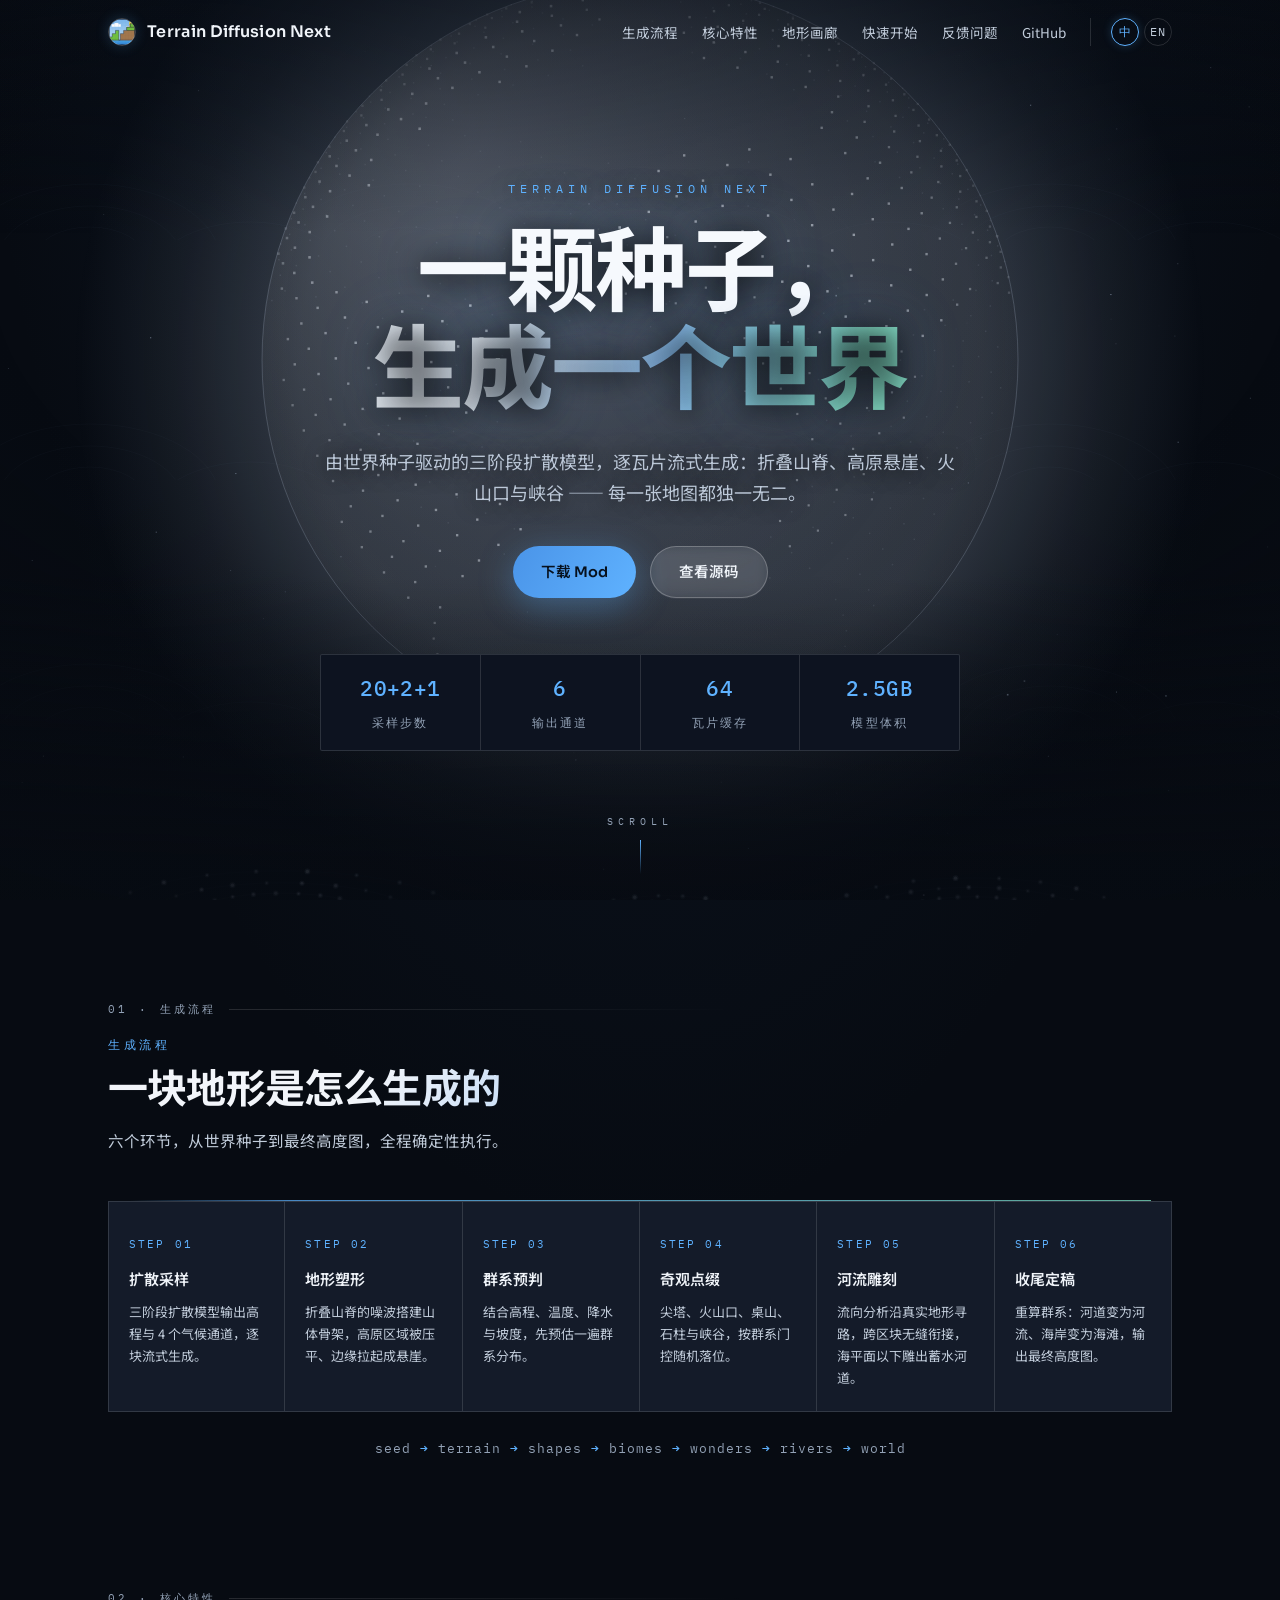
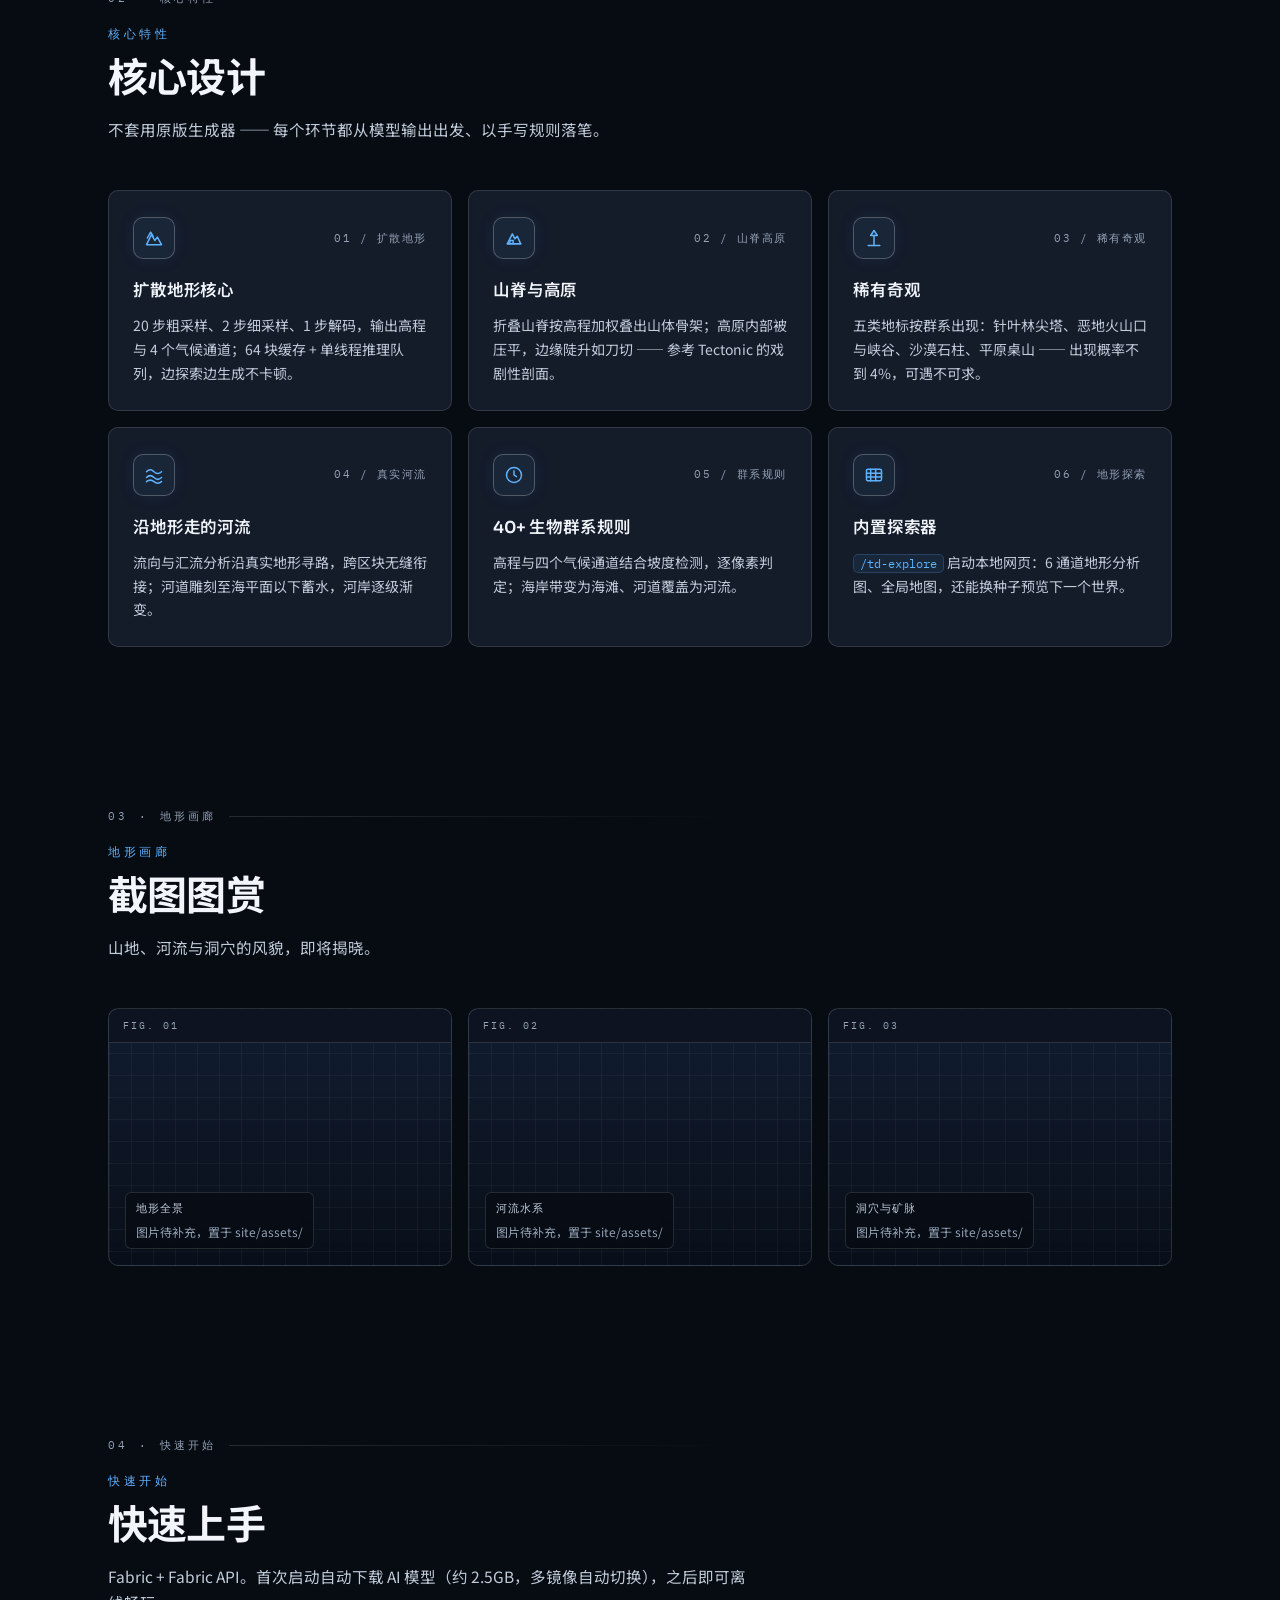
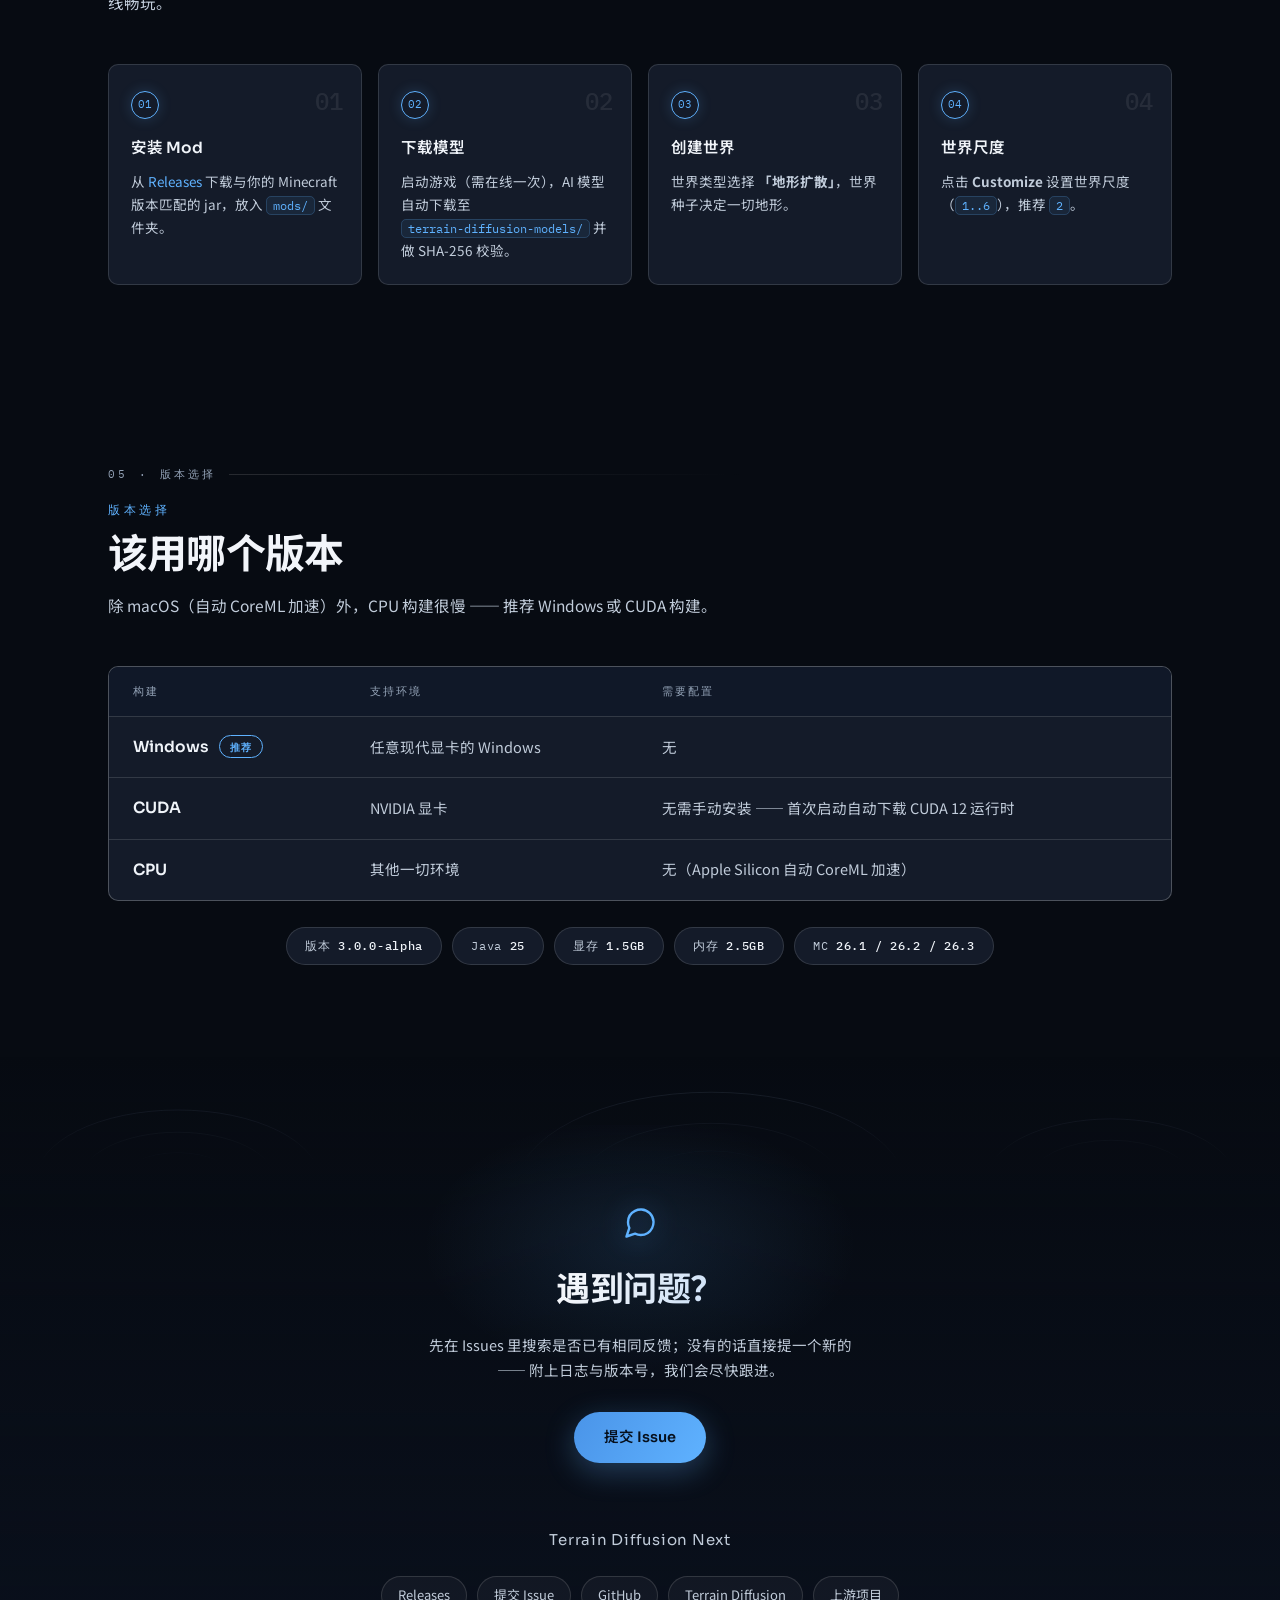
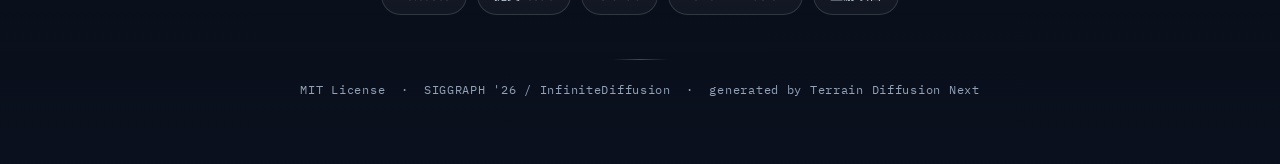
<file: index.html>
<!DOCTYPE html>
<html lang="zh-CN">
<head>
<meta charset="UTF-8">
<meta name="viewport" content="width=device-width, initial-scale=1.0">
<title>Terrain Diffusion Next — 扩散模型地形生成 Mod</title>
<meta name="description" content="Terrain Diffusion Next：为 Minecraft 26.x 带来的扩散模型地形生成器 —— 一颗种子，生成一个世界。AI 生成的山脉、河流、海岸与矿脉。">
<link rel="preconnect" href="https://fonts.googleapis.com">
<link rel="preconnect" href="https://fonts.gstatic.com" crossorigin>
<link href="https://fonts.googleapis.com/css2?family=Sora:wght@500;600;700&family=IBM+Plex+Mono:wght@400;500&family=Noto+Sans+SC:wght@400;500;700;900&display=swap" rel="stylesheet">
<link rel="stylesheet" href="style.css">
<link rel="icon" type="image/svg+xml" href="assets/logo.svg">
</head>
<body>

<header class="topbar">
  <div class="container topbar-inner">
    <a class="brand" href="index.html">
      <img class="brand-mark" src="assets/logo.svg" alt="">
      Terrain Diffusion Next
    </a>
    <nav class="topbar-links">
      <a class="nav-link" href="#pipeline">生成流程</a>
      <a class="nav-link" href="#features">核心特性</a>
      <a class="nav-link" href="#screenshots">地形画廊</a>
      <a class="nav-link" href="#quickstart">快速开始</a>
      <a class="nav-link" href="#issues">反馈问题</a>
      <a class="nav-link" href="https://github.com/f1owkang/Terrain-Diffusion-Next">GitHub</a>
      <div class="lang-switch">
        <a class="active" href="index.html" aria-label="中文">中</a>
        <a href="index_en.html" aria-label="English">EN</a>
      </div>
    </nav>
  </div>
</header>

<section class="hero" id="hero">
  <canvas id="earth-canvas" aria-hidden="true"></canvas>

  <div class="hero-inner">
    <p class="eyebrow">Terrain Diffusion Next</p>
    <h1>一颗种子，<br><span class="dim">生成一个世界</span></h1>
    <p class="hero-tagline">由世界种子驱动的三阶段扩散模型，逐瓦片流式生成：折叠山脊、高原悬崖、火山口与峡谷 —— 每一张地图都独一无二。</p>
    <div class="hero-cta">
      <a class="btn btn-primary" href="https://github.com/f1owkang/Terrain-Diffusion-Next/releases">下载 Mod</a>
      <a class="btn btn-ghost" href="https://github.com/f1owkang/Terrain-Diffusion-Next">查看源码</a>
    </div>
    <div class="hero-stats">
      <div class="stat"><b><em>20+2+1</em></b><span>采样步数</span></div>
      <div class="stat"><b><em>6</em></b><span>输出通道</span></div>
      <div class="stat"><b><em>64</em></b><span>瓦片缓存</span></div>
      <div class="stat"><b><em>2.5GB</em></b><span>模型体积</span></div>
    </div>
  </div>

  <div class="scroll-hint">Scroll</div>
</section>

<section class="pipeline" id="pipeline">
  <div class="container">
    <div class="section-head reveal">
      <p class="sec-tag">01 · 生成流程</p>
      <p class="section-label">生成流程</p>
      <h2 class="section-title">一块地形是怎么生成的</h2>
      <p class="section-sub">六个环节，从世界种子到最终高度图，全程确定性执行。</p>
    </div>
    <div class="pipeline-flow reveal">
      <div class="pipeline-step">
        <span class="p-num">STEP 01</span>
        <h3>扩散采样</h3>
        <p>三阶段扩散模型输出高程与 4 个气候通道，逐块流式生成。</p>
      </div>
      <div class="pipeline-step">
        <span class="p-num">STEP 02</span>
        <h3>地形塑形</h3>
        <p>折叠山脊的噪波搭建山体骨架，高原区域被压平、边缘拉起成悬崖。</p>
      </div>
      <div class="pipeline-step">
        <span class="p-num">STEP 03</span>
        <h3>群系预判</h3>
        <p>结合高程、温度、降水与坡度，先预估一遍群系分布。</p>
      </div>
      <div class="pipeline-step">
        <span class="p-num">STEP 04</span>
        <h3>奇观点缀</h3>
        <p>尖塔、火山口、桌山、石柱与峡谷，按群系门控随机落位。</p>
      </div>
      <div class="pipeline-step">
        <span class="p-num">STEP 05</span>
        <h3>河流雕刻</h3>
        <p>流向分析沿真实地形寻路，跨区块无缝衔接，海平面以下雕出蓄水河道。</p>
      </div>
      <div class="pipeline-step">
        <span class="p-num">STEP 06</span>
        <h3>收尾定稿</h3>
        <p>重算群系：河道变为河流、海岸变为海滩，输出最终高度图。</p>
      </div>
    </div>
    <p class="pipeline-note reveal">seed <b>&rarr;</b> terrain <b>&rarr;</b> shapes <b>&rarr;</b> biomes <b>&rarr;</b> wonders <b>&rarr;</b> rivers <b>&rarr;</b> world</p>
  </div>
</section>

<section class="features" id="features">
  <div class="container">
    <div class="section-head reveal">
      <p class="sec-tag">02 · 核心特性</p>
      <p class="section-label">核心特性</p>
      <h2 class="section-title">核心设计</h2>
      <p class="section-sub">不套用原版生成器 —— 每个环节都从模型输出出发、以手写规则落笔。</p>
    </div>
    <div class="feature-grid">

      <article class="feature-card reveal">
        <div class="feature-top">
          <span class="feature-icon">
            <svg width="20" height="20" viewBox="0 0 24 24" fill="none" stroke="currentColor" stroke-width="1.8" stroke-linecap="round" stroke-linejoin="round" aria-hidden="true"><path d="M3 20 L9 8 L13 15 L16 11 L21 20 Z"/><path d="M4 12 L8 5 L11 10"/></svg>
          </span>
          <span class="feature-index">01 / 扩散地形</span>
        </div>
        <h3>扩散地形核心</h3>
        <p>20 步粗采样、2 步细采样、1 步解码，输出高程与 4 个气候通道；64 块缓存 + 单线程推理队列，边探索边生成不卡顿。</p>
        <div class="feature-ramp" aria-hidden="true"></div>
      </article>

      <article class="feature-card reveal">
        <div class="feature-top">
          <span class="feature-icon">
            <svg width="20" height="20" viewBox="0 0 24 24" fill="none" stroke="currentColor" stroke-width="1.8" stroke-linecap="round" stroke-linejoin="round" aria-hidden="true"><path d="M4 19 L10 7 L13 13 L16 10 L20 19 Z"/><path d="M4 19 H20"/><path d="M7 19 V15 H11 V19"/></svg>
          </span>
          <span class="feature-index">02 / 山脊高原</span>
        </div>
        <h3>山脊与高原</h3>
        <p>折叠山脊按高程加权叠出山体骨架；高原内部被压平，边缘陡升如刀切 —— 参考 Tectonic 的戏剧性剖面。</p>
        <div class="feature-ramp" aria-hidden="true"></div>
      </article>

      <article class="feature-card reveal">
        <div class="feature-top">
          <span class="feature-icon">
            <svg width="20" height="20" viewBox="0 0 24 24" fill="none" stroke="currentColor" stroke-width="1.8" stroke-linecap="round" stroke-linejoin="round" aria-hidden="true"><path d="M12 3 L16 9 H8 Z"/><path d="M12 9 V21"/><path d="M5 21 H19"/></svg>
          </span>
          <span class="feature-index">03 / 稀有奇观</span>
        </div>
        <h3>稀有奇观</h3>
        <p>五类地标按群系出现：针叶林尖塔、恶地火山口与峡谷、沙漠石柱、平原桌山 —— 出现概率不到 4%，可遇不可求。</p>
        <div class="feature-ramp" aria-hidden="true"></div>
      </article>

      <article class="feature-card reveal">
        <div class="feature-top">
          <span class="feature-icon">
            <svg width="20" height="20" viewBox="0 0 24 24" fill="none" stroke="currentColor" stroke-width="1.8" stroke-linecap="round" stroke-linejoin="round" aria-hidden="true"><path d="M3 8 C 6 5, 9 5, 12 8 S 18 11, 21 8"/><path d="M3 15 C 6 12, 9 12, 12 15 S 18 18, 21 15"/><path d="M3 20 C 6 17.5, 9 17.5, 12 20 S 18 22.5, 21 20"/></svg>
          </span>
          <span class="feature-index">04 / 真实河流</span>
        </div>
        <h3>沿地形走的河流</h3>
        <p>流向与汇流分析沿真实地形寻路，跨区块无缝衔接；河道雕刻至海平面以下蓄水，河岸逐级渐变。</p>
        <div class="feature-ramp" aria-hidden="true"></div>
      </article>

      <article class="feature-card reveal">
        <div class="feature-top">
          <span class="feature-icon">
            <svg width="20" height="20" viewBox="0 0 24 24" fill="none" stroke="currentColor" stroke-width="1.8" stroke-linecap="round" stroke-linejoin="round" aria-hidden="true"><circle cx="12" cy="12" r="9"/><path d="M12 7 V12 L15 14"/></svg>
          </span>
          <span class="feature-index">05 / 群系规则</span>
        </div>
        <h3>40+ 生物群系规则</h3>
        <p>高程与四个气候通道结合坡度检测，逐像素判定；海岸带变为海滩、河道覆盖为河流。</p>
        <div class="feature-ramp" aria-hidden="true"></div>
      </article>

      <article class="feature-card reveal">
        <div class="feature-top">
          <span class="feature-icon">
            <svg width="20" height="20" viewBox="0 0 24 24" fill="none" stroke="currentColor" stroke-width="1.8" stroke-linecap="round" stroke-linejoin="round" aria-hidden="true"><rect x="3" y="5" width="18" height="14" rx="2"/><path d="M3 10 H21"/><path d="M8 5 V19"/><path d="M14 5 V19"/><path d="M3 14.5 H21"/></svg>
          </span>
          <span class="feature-index">06 / 地形探索</span>
        </div>
        <h3>内置探索器</h3>
        <p><code>/td-explore</code> 启动本地网页：6 通道地形分析图、全局地图，还能换种子预览下一个世界。</p>
        <div class="feature-ramp" aria-hidden="true"></div>
      </article>

    </div>
  </div>
</section>

<section class="screenshots" id="screenshots">
  <div class="container">
    <div class="section-head reveal">
      <p class="sec-tag">03 · 地形画廊</p>
      <p class="section-label">地形画廊</p>
      <h2 class="section-title">截图图赏</h2>
      <p class="section-sub">山地、河流与洞穴的风貌，即将揭晓。</p>
    </div>
    <div class="shot-grid">
      <div class="shot reveal" role="img" aria-label="截图占位：地形全景">
        <span class="shot-fig">FIG. 01</span>
        <figcaption>地形全景<span class="shot-note">图片待补充，置于 site/assets/</span></figcaption>
      </div>
      <div class="shot reveal" role="img" aria-label="截图占位：河流水系">
        <span class="shot-fig">FIG. 02</span>
        <figcaption>河流水系<span class="shot-note">图片待补充，置于 site/assets/</span></figcaption>
      </div>
      <div class="shot reveal" role="img" aria-label="截图占位：洞穴与矿脉">
        <span class="shot-fig">FIG. 03</span>
        <figcaption>洞穴与矿脉<span class="shot-note">图片待补充，置于 site/assets/</span></figcaption>
      </div>
    </div>
  </div>
</section>

<section class="quickstart" id="quickstart">
  <div class="container">
    <div class="section-head reveal">
      <p class="sec-tag">04 · 快速开始</p>
      <p class="section-label">快速开始</p>
      <h2 class="section-title">快速上手</h2>
      <p class="section-sub">Fabric + Fabric API。首次启动自动下载 AI 模型（约 2.5GB，多镜像自动切换），之后即可离线畅玩。</p>
    </div>
    <div class="steps">
      <div class="step reveal">
        <span class="step-num">01</span>
        <h3>安装 Mod</h3>
        <p>从 <a href="https://github.com/f1owkang/Terrain-Diffusion-Next/releases">Releases</a> 下载与你的 Minecraft 版本匹配的 jar，放入 <code>mods/</code> 文件夹。</p>
      </div>
      <div class="step reveal">
        <span class="step-num">02</span>
        <h3>下载模型</h3>
        <p>启动游戏（需在线一次），AI 模型自动下载至 <code>terrain-diffusion-models/</code> 并做 SHA-256 校验。</p>
      </div>
      <div class="step reveal">
        <span class="step-num">03</span>
        <h3>创建世界</h3>
        <p>世界类型选择 <b>「地形扩散」</b>，世界种子决定一切地形。</p>
      </div>
      <div class="step reveal">
        <span class="step-num">04</span>
        <h3>世界尺度</h3>
        <p>点击 <b>Customize</b> 设置世界尺度（<code>1..6</code>），推荐 <code>2</code>。</p>
      </div>
    </div>
  </div>
</section>

<section class="builds" id="builds">
  <div class="container">
    <div class="section-head reveal">
      <p class="sec-tag">05 · 版本选择</p>
      <p class="section-label">版本选择</p>
      <h2 class="section-title">该用哪个版本</h2>
      <p class="section-sub">除 macOS（自动 CoreML 加速）外，CPU 构建很慢 —— 推荐 Windows 或 CUDA 构建。</p>
    </div>
    <div class="build-table-wrap reveal">
      <table class="build-table">
        <thead>
          <tr><th>构建</th><th>支持环境</th><th>需要配置</th></tr>
        </thead>
        <tbody>
          <tr>
            <td class="build-name">Windows<span class="tag">推荐</span></td>
            <td>任意现代显卡的 Windows</td>
            <td>无</td>
          </tr>
          <tr>
            <td class="build-name">CUDA</td>
            <td>NVIDIA 显卡</td>
            <td>无需手动安装 —— 首次启动自动下载 CUDA 12 运行时</td>
          </tr>
          <tr>
            <td class="build-name">CPU</td>
            <td>其他一切环境</td>
            <td>无（Apple Silicon 自动 CoreML 加速）</td>
          </tr>
        </tbody>
      </table>
    </div>
    <div class="req-chips reveal">
      <span class="chip">版本 <b>3.0.0-alpha</b></span>
      <span class="chip">Java <b>25</b></span>
      <span class="chip">显存 <b>1.5GB</b></span>
      <span class="chip">内存 <b>2.5GB</b></span>
      <span class="chip">MC <b>26.1 / 26.2 / 26.3</b></span>
    </div>
  </div>
</section>

<footer class="footer" id="issues">
  <div class="container">
    <svg class="footer-contours" viewBox="0 0 1440 120" preserveAspectRatio="xMidYMid meet" aria-hidden="true">
      <g fill="none" stroke="rgba(150,175,210,0.16)">
        <ellipse cx="200" cy="140" rx="160" ry="80"/>
        <ellipse cx="200" cy="140" rx="110" ry="55"/>
        <ellipse cx="200" cy="140" rx="64" ry="32"/>
        <ellipse cx="800" cy="150" rx="220" ry="110"/>
        <ellipse cx="800" cy="150" rx="150" ry="75"/>
        <ellipse cx="800" cy="150" rx="88" ry="44"/>
        <ellipse cx="1250" cy="140" rx="140" ry="70"/>
        <ellipse cx="1250" cy="140" rx="92" ry="46"/>
      </g>
    </svg>
    <div class="footer-issues">
      <svg class="footer-issues-icon" viewBox="0 0 24 24" fill="none" stroke="currentColor" stroke-width="1.6" stroke-linecap="round" stroke-linejoin="round" aria-hidden="true"><path d="M21 11.5a8.38 8.38 0 0 1-.9 3.8 8.5 8.5 0 0 1-7.6 4.7 8.38 8.38 0 0 1-3.8-.9L3 21l1.9-5.7a8.38 8.38 0 0 1-.9-3.8 8.5 8.5 0 0 1 4.7-7.6 8.38 8.38 0 0 1 3.8-.9h.5a8.48 8.48 0 0 1 8 8v.5z"/></svg>
      <h2 class="footer-issues-title">遇到问题？</h2>
      <p class="footer-issues-sub">先在 Issues 里搜索是否已有相同反馈；没有的话直接提一个新的 —— 附上日志与版本号，我们会尽快跟进。</p>
      <a class="btn btn-primary" href="https://github.com/f1owkang/Terrain-Diffusion-Next/issues/new">提交 Issue</a>
    </div>
    <p class="footer-title">Terrain Diffusion Next</p>
    <div class="footer-links">
      <a href="https://github.com/f1owkang/Terrain-Diffusion-Next/releases">Releases</a>
      <a href="https://github.com/f1owkang/Terrain-Diffusion-Next/issues/new">提交 Issue</a>
      <a href="https://github.com/f1owkang/Terrain-Diffusion-Next">GitHub</a>
      <a href="https://github.com/xandergos/terrain-diffusion">Terrain Diffusion</a>
      <a href="https://github.com/xandergos/terrain-diffusion-mc">上游项目</a>
    </div>
    <p class="footer-meta">MIT License &nbsp;·&nbsp; SIGGRAPH '26 / InfiniteDiffusion &nbsp;·&nbsp; generated by Terrain Diffusion Next</p>
  </div>
</footer>

<script src="app.js"></script>
</body>
</html>
</file>
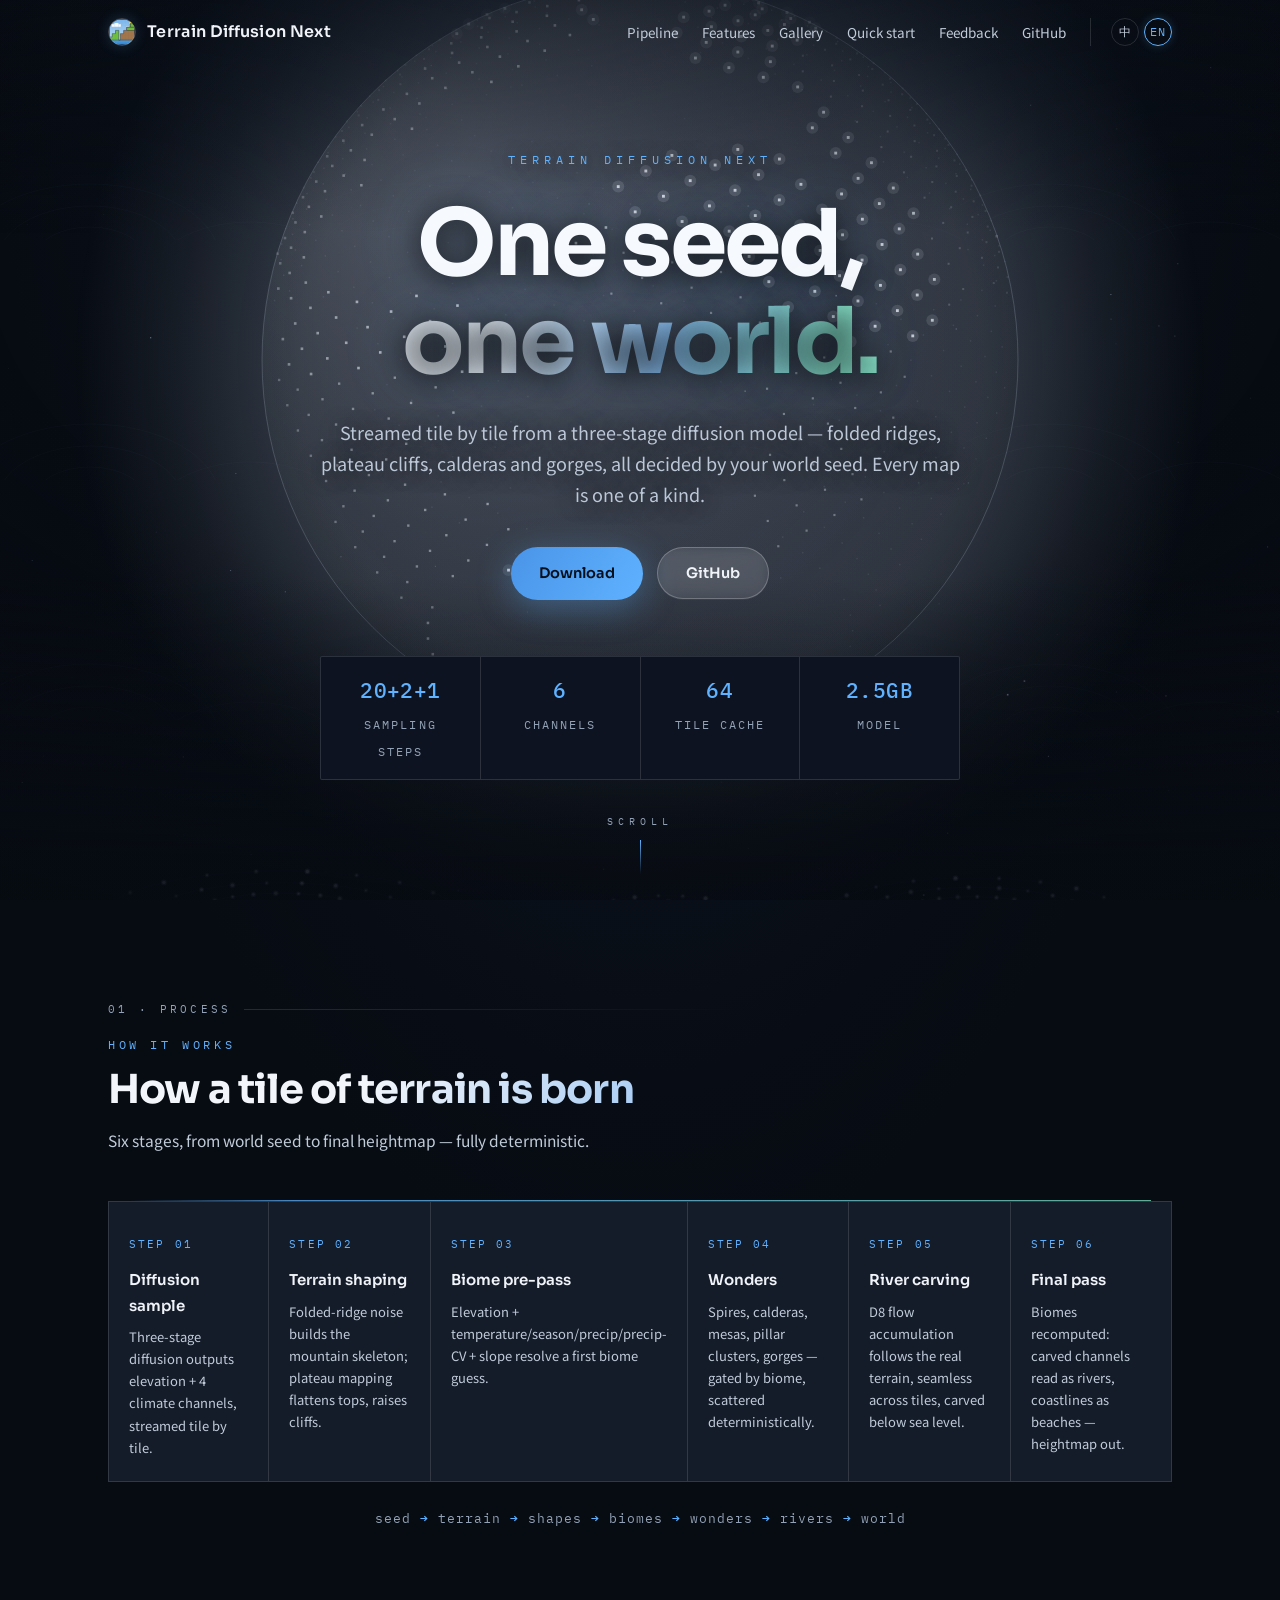
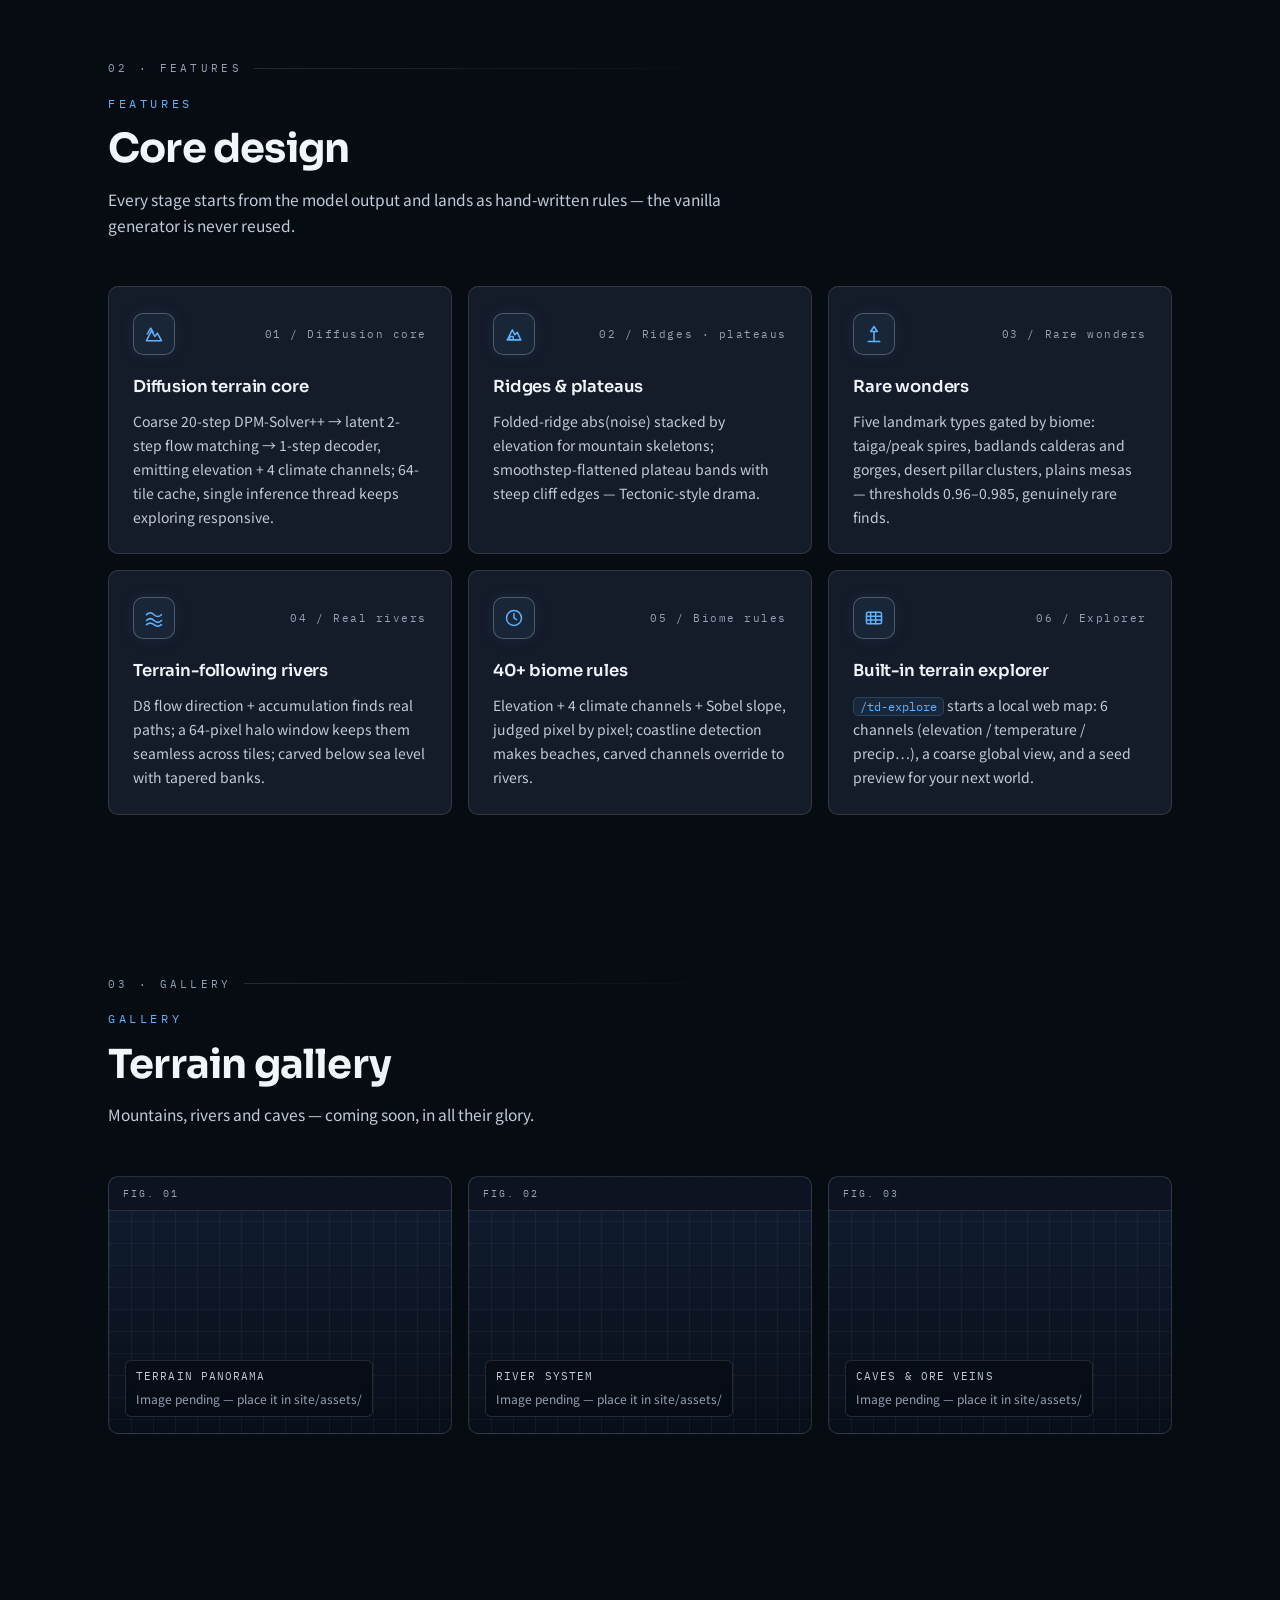
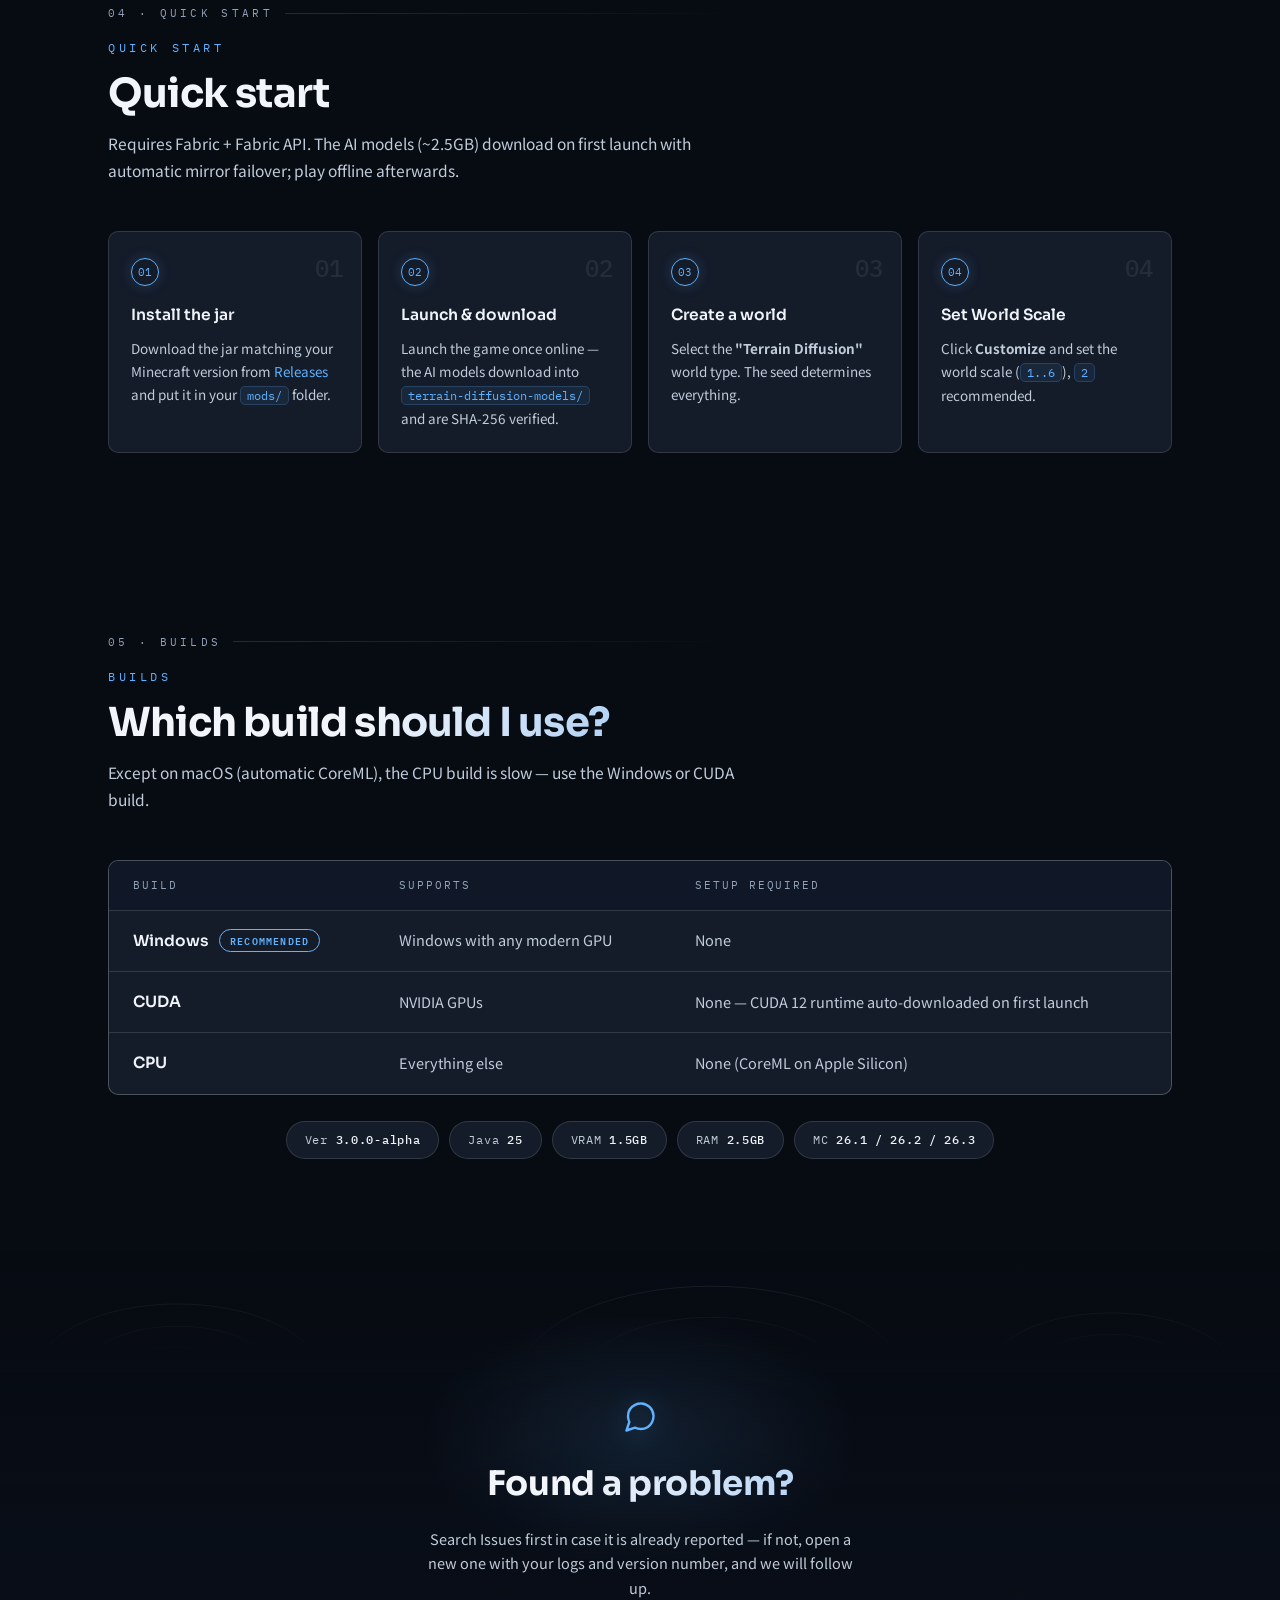
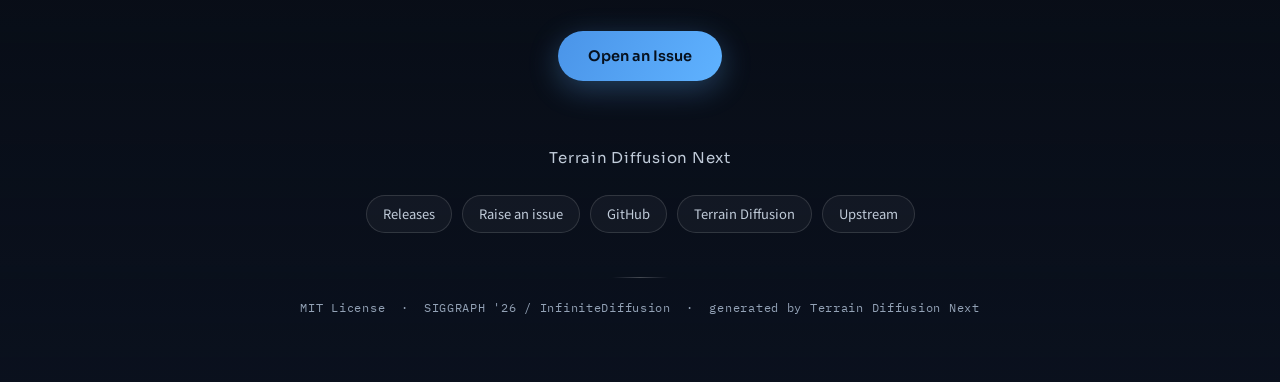
<file: index_en.html>
<!DOCTYPE html>
<html lang="en">
<head>
<meta charset="UTF-8">
<meta name="viewport" content="width=device-width, initial-scale=1.0">
<title>Terrain Diffusion Next — Diffusion-model terrain generation for Minecraft</title>
<meta name="description" content="Terrain Diffusion Next: a diffusion-model terrain generator for Minecraft 26.x — one seed, one world. AI-crafted mountains, rivers, coastlines and ore veins.">
<link rel="preconnect" href="https://fonts.googleapis.com">
<link rel="preconnect" href="https://fonts.gstatic.com" crossorigin>
<link href="https://fonts.googleapis.com/css2?family=Sora:wght@500;600;700&family=IBM+Plex+Mono:wght@400;500&family=Noto+Sans+SC:wght@400;500;700;900&display=swap" rel="stylesheet">
<link rel="stylesheet" href="style.css">
<link rel="icon" type="image/svg+xml" href="assets/logo.svg">
</head>
<body>

<header class="topbar">
  <div class="container topbar-inner">
    <a class="brand" href="index_en.html">
      <img class="brand-mark" src="assets/logo.svg" alt="">
      Terrain Diffusion Next
    </a>
    <nav class="topbar-links">
      <a class="nav-link" href="#pipeline">Pipeline</a>
      <a class="nav-link" href="#features">Features</a>
      <a class="nav-link" href="#screenshots">Gallery</a>
      <a class="nav-link" href="#quickstart">Quick start</a>
      <a class="nav-link" href="#issues">Feedback</a>
      <a class="nav-link" href="https://github.com/f1owkang/Terrain-Diffusion-Next">GitHub</a>
      <div class="lang-switch">
        <a href="index.html" aria-label="中文">中</a>
        <a class="active" href="index_en.html" aria-label="English">EN</a>
      </div>
    </nav>
  </div>
</header>

<section class="hero" id="hero">
  <canvas id="earth-canvas" aria-hidden="true"></canvas>

  <div class="hero-inner">
    <p class="eyebrow">Terrain Diffusion Next</p>
    <h1>One seed,<br><span class="dim">one world.</span></h1>
    <p class="hero-tagline">Streamed tile by tile from a three-stage diffusion model — folded ridges, plateau cliffs, calderas and gorges, all decided by your world seed. Every map is one of a kind.</p>
    <div class="hero-cta">
      <a class="btn btn-primary" href="https://github.com/f1owkang/Terrain-Diffusion-Next/releases">Download</a>
      <a class="btn btn-ghost" href="https://github.com/f1owkang/Terrain-Diffusion-Next">GitHub</a>
    </div>
    <div class="hero-stats">
      <div class="stat"><b><em>20+2+1</em></b><span>sampling steps</span></div>
      <div class="stat"><b><em>6</em></b><span>channels</span></div>
      <div class="stat"><b><em>64</em></b><span>tile cache</span></div>
      <div class="stat"><b><em>2.5GB</em></b><span>model</span></div>
    </div>
  </div>

  <div class="scroll-hint">Scroll</div>
</section>

<section class="pipeline" id="pipeline">
  <div class="container">
    <div class="section-head reveal">
      <p class="sec-tag">01 · Process</p>
      <p class="section-label">How it works</p>
      <h2 class="section-title">How a tile of terrain is born</h2>
      <p class="section-sub">Six stages, from world seed to final heightmap — fully deterministic.</p>
    </div>
    <div class="pipeline-flow reveal">
      <div class="pipeline-step">
        <span class="p-num">STEP 01</span>
        <h3>Diffusion sample</h3>
        <p>Three-stage diffusion outputs elevation + 4 climate channels, streamed tile by tile.</p>
      </div>
      <div class="pipeline-step">
        <span class="p-num">STEP 02</span>
        <h3>Terrain shaping</h3>
        <p>Folded-ridge noise builds the mountain skeleton; plateau mapping flattens tops, raises cliffs.</p>
      </div>
      <div class="pipeline-step">
        <span class="p-num">STEP 03</span>
        <h3>Biome pre-pass</h3>
        <p>Elevation + temperature/season/precip/precip-CV + slope resolve a first biome guess.</p>
      </div>
      <div class="pipeline-step">
        <span class="p-num">STEP 04</span>
        <h3>Wonders</h3>
        <p>Spires, calderas, mesas, pillar clusters, gorges — gated by biome, scattered deterministically.</p>
      </div>
      <div class="pipeline-step">
        <span class="p-num">STEP 05</span>
        <h3>River carving</h3>
        <p>D8 flow accumulation follows the real terrain, seamless across tiles, carved below sea level.</p>
      </div>
      <div class="pipeline-step">
        <span class="p-num">STEP 06</span>
        <h3>Final pass</h3>
        <p>Biomes recomputed: carved channels read as rivers, coastlines as beaches — heightmap out.</p>
      </div>
    </div>
    <p class="pipeline-note reveal">seed <b>&rarr;</b> terrain <b>&rarr;</b> shapes <b>&rarr;</b> biomes <b>&rarr;</b> wonders <b>&rarr;</b> rivers <b>&rarr;</b> world</p>
  </div>
</section>

<section class="features" id="features">
  <div class="container">
    <div class="section-head reveal">
      <p class="sec-tag">02 · Features</p>
      <p class="section-label">Features</p>
      <h2 class="section-title">Core design</h2>
      <p class="section-sub">Every stage starts from the model output and lands as hand-written rules — the vanilla generator is never reused.</p>
    </div>
    <div class="feature-grid">

      <article class="feature-card reveal">
        <div class="feature-top">
          <span class="feature-icon">
            <svg width="20" height="20" viewBox="0 0 24 24" fill="none" stroke="currentColor" stroke-width="1.8" stroke-linecap="round" stroke-linejoin="round" aria-hidden="true"><path d="M3 20 L9 8 L13 15 L16 11 L21 20 Z"/><path d="M4 12 L8 5 L11 10"/></svg>
          </span>
          <span class="feature-index">01 / Diffusion core</span>
        </div>
        <h3>Diffusion terrain core</h3>
        <p>Coarse 20-step DPM-Solver++ → latent 2-step flow matching → 1-step decoder, emitting elevation + 4 climate channels; 64-tile cache, single inference thread keeps exploring responsive.</p>
        <div class="feature-ramp" aria-hidden="true"></div>
      </article>

      <article class="feature-card reveal">
        <div class="feature-top">
          <span class="feature-icon">
            <svg width="20" height="20" viewBox="0 0 24 24" fill="none" stroke="currentColor" stroke-width="1.8" stroke-linecap="round" stroke-linejoin="round" aria-hidden="true"><path d="M4 19 L10 7 L13 13 L16 10 L20 19 Z"/><path d="M4 19 H20"/><path d="M7 19 V15 H11 V19"/></svg>
          </span>
          <span class="feature-index">02 / Ridges · plateaus</span>
        </div>
        <h3>Ridges &amp; plateaus</h3>
        <p>Folded-ridge abs(noise) stacked by elevation for mountain skeletons; smoothstep-flattened plateau bands with steep cliff edges — Tectonic-style drama.</p>
        <div class="feature-ramp" aria-hidden="true"></div>
      </article>

      <article class="feature-card reveal">
        <div class="feature-top">
          <span class="feature-icon">
            <svg width="20" height="20" viewBox="0 0 24 24" fill="none" stroke="currentColor" stroke-width="1.8" stroke-linecap="round" stroke-linejoin="round" aria-hidden="true"><path d="M12 3 L16 9 H8 Z"/><path d="M12 9 V21"/><path d="M5 21 H19"/></svg>
          </span>
          <span class="feature-index">03 / Rare wonders</span>
        </div>
        <h3>Rare wonders</h3>
        <p>Five landmark types gated by biome: taiga/peak spires, badlands calderas and gorges, desert pillar clusters, plains mesas — thresholds 0.96–0.985, genuinely rare finds.</p>
        <div class="feature-ramp" aria-hidden="true"></div>
      </article>

      <article class="feature-card reveal">
        <div class="feature-top">
          <span class="feature-icon">
            <svg width="20" height="20" viewBox="0 0 24 24" fill="none" stroke="currentColor" stroke-width="1.8" stroke-linecap="round" stroke-linejoin="round" aria-hidden="true"><path d="M3 8 C 6 5, 9 5, 12 8 S 18 11, 21 8"/><path d="M3 15 C 6 12, 9 12, 12 15 S 18 18, 21 15"/><path d="M3 20 C 6 17.5, 9 17.5, 12 20 S 18 22.5, 21 20"/></svg>
          </span>
          <span class="feature-index">04 / Real rivers</span>
        </div>
        <h3>Terrain-following rivers</h3>
        <p>D8 flow direction + accumulation finds real paths; a 64-pixel halo window keeps them seamless across tiles; carved below sea level with tapered banks.</p>
        <div class="feature-ramp" aria-hidden="true"></div>
      </article>

      <article class="feature-card reveal">
        <div class="feature-top">
          <span class="feature-icon">
            <svg width="20" height="20" viewBox="0 0 24 24" fill="none" stroke="currentColor" stroke-width="1.8" stroke-linecap="round" stroke-linejoin="round" aria-hidden="true"><circle cx="12" cy="12" r="9"/><path d="M12 7 V12 L15 14"/></svg>
          </span>
          <span class="feature-index">05 / Biome rules</span>
        </div>
        <h3>40+ biome rules</h3>
        <p>Elevation + 4 climate channels + Sobel slope, judged pixel by pixel; coastline detection makes beaches, carved channels override to rivers.</p>
        <div class="feature-ramp" aria-hidden="true"></div>
      </article>

      <article class="feature-card reveal">
        <div class="feature-top">
          <span class="feature-icon">
            <svg width="20" height="20" viewBox="0 0 24 24" fill="none" stroke="currentColor" stroke-width="1.8" stroke-linecap="round" stroke-linejoin="round" aria-hidden="true"><rect x="3" y="5" width="18" height="14" rx="2"/><path d="M3 10 H21"/><path d="M8 5 V19"/><path d="M14 5 V19"/><path d="M3 14.5 H21"/></svg>
          </span>
          <span class="feature-index">06 / Explorer</span>
        </div>
        <h3>Built-in terrain explorer</h3>
        <p><code>/td-explore</code> starts a local web map: 6 channels (elevation / temperature / precip…), a coarse global view, and a seed preview for your next world.</p>
        <div class="feature-ramp" aria-hidden="true"></div>
      </article>

    </div>
  </div>
</section>

<section class="screenshots" id="screenshots">
  <div class="container">
    <div class="section-head reveal">
      <p class="sec-tag">03 · Gallery</p>
      <p class="section-label">Gallery</p>
      <h2 class="section-title">Terrain gallery</h2>
      <p class="section-sub">Mountains, rivers and caves — coming soon, in all their glory.</p>
    </div>
    <div class="shot-grid">
      <div class="shot reveal" role="img" aria-label="Screenshot placeholder: terrain panorama">
        <span class="shot-fig">FIG. 01</span>
        <figcaption>Terrain panorama<span class="shot-note">Image pending — place it in site/assets/</span></figcaption>
      </div>
      <div class="shot reveal" role="img" aria-label="Screenshot placeholder: river system">
        <span class="shot-fig">FIG. 02</span>
        <figcaption>River system<span class="shot-note">Image pending — place it in site/assets/</span></figcaption>
      </div>
      <div class="shot reveal" role="img" aria-label="Screenshot placeholder: caves and ore veins">
        <span class="shot-fig">FIG. 03</span>
        <figcaption>Caves &amp; ore veins<span class="shot-note">Image pending — place it in site/assets/</span></figcaption>
      </div>
    </div>
  </div>
</section>

<section class="quickstart" id="quickstart">
  <div class="container">
    <div class="section-head reveal">
      <p class="sec-tag">04 · Quick start</p>
      <p class="section-label">Quick start</p>
      <h2 class="section-title">Quick start</h2>
      <p class="section-sub">Requires Fabric + Fabric API. The AI models (~2.5GB) download on first launch with automatic mirror failover; play offline afterwards.</p>
    </div>
    <div class="steps">
      <div class="step reveal">
        <span class="step-num">01</span>
        <h3>Install the jar</h3>
        <p>Download the jar matching your Minecraft version from <a href="https://github.com/f1owkang/Terrain-Diffusion-Next/releases">Releases</a> and put it in your <code>mods/</code> folder.</p>
      </div>
      <div class="step reveal">
        <span class="step-num">02</span>
        <h3>Launch &amp; download</h3>
        <p>Launch the game once online — the AI models download into <code>terrain-diffusion-models/</code> and are SHA-256 verified.</p>
      </div>
      <div class="step reveal">
        <span class="step-num">03</span>
        <h3>Create a world</h3>
        <p>Select the <b>"Terrain Diffusion"</b> world type. The seed determines everything.</p>
      </div>
      <div class="step reveal">
        <span class="step-num">04</span>
        <h3>Set World Scale</h3>
        <p>Click <b>Customize</b> and set the world scale (<code>1..6</code>), <code>2</code> recommended.</p>
      </div>
    </div>
  </div>
</section>

<section class="builds" id="builds">
  <div class="container">
    <div class="section-head reveal">
      <p class="sec-tag">05 · Builds</p>
      <p class="section-label">Builds</p>
      <h2 class="section-title">Which build should I use?</h2>
      <p class="section-sub">Except on macOS (automatic CoreML), the CPU build is slow — use the Windows or CUDA build.</p>
    </div>
    <div class="build-table-wrap reveal">
      <table class="build-table">
        <thead>
          <tr><th>Build</th><th>Supports</th><th>Setup required</th></tr>
        </thead>
        <tbody>
          <tr>
            <td class="build-name">Windows<span class="tag">Recommended</span></td>
            <td>Windows with any modern GPU</td>
            <td>None</td>
          </tr>
          <tr>
            <td class="build-name">CUDA</td>
            <td>NVIDIA GPUs</td>
            <td>None — CUDA 12 runtime auto-downloaded on first launch</td>
          </tr>
          <tr>
            <td class="build-name">CPU</td>
            <td>Everything else</td>
            <td>None (CoreML on Apple Silicon)</td>
          </tr>
        </tbody>
      </table>
    </div>
    <div class="req-chips reveal">
      <span class="chip">Ver <b>3.0.0-alpha</b></span>
      <span class="chip">Java <b>25</b></span>
      <span class="chip">VRAM <b>1.5GB</b></span>
      <span class="chip">RAM <b>2.5GB</b></span>
      <span class="chip">MC <b>26.1 / 26.2 / 26.3</b></span>
    </div>
  </div>
</section>

<footer class="footer" id="issues">
  <div class="container">
  <div class="container">
    <svg class="footer-contours" viewBox="0 0 1440 120" preserveAspectRatio="xMidYMid meet" aria-hidden="true">
      <g fill="none" stroke="rgba(150,175,210,0.16)">
        <ellipse cx="200" cy="140" rx="160" ry="80"/>
        <ellipse cx="200" cy="140" rx="110" ry="55"/>
        <ellipse cx="200" cy="140" rx="64" ry="32"/>
        <ellipse cx="800" cy="150" rx="220" ry="110"/>
        <ellipse cx="800" cy="150" rx="150" ry="75"/>
        <ellipse cx="800" cy="150" rx="88" ry="44"/>
        <ellipse cx="1250" cy="140" rx="140" ry="70"/>
        <ellipse cx="1250" cy="140" rx="92" ry="46"/>
      </g>
    </svg>
    <div class="footer-issues">
      <svg class="footer-issues-icon" viewBox="0 0 24 24" fill="none" stroke="currentColor" stroke-width="1.6" stroke-linecap="round" stroke-linejoin="round" aria-hidden="true"><path d="M21 11.5a8.38 8.38 0 0 1-.9 3.8 8.5 8.5 0 0 1-7.6 4.7 8.38 8.38 0 0 1-3.8-.9L3 21l1.9-5.7a8.38 8.38 0 0 1-.9-3.8 8.5 8.5 0 0 1 4.7-7.6 8.38 8.38 0 0 1 3.8-.9h.5a8.48 8.48 0 0 1 8 8v.5z"/></svg>
      <h2 class="footer-issues-title">Found a problem?</h2>
      <p class="footer-issues-sub">Search Issues first in case it is already reported — if not, open a new one with your logs and version number, and we will follow up.</p>
      <a class="btn btn-primary" href="https://github.com/f1owkang/Terrain-Diffusion-Next/issues/new">Open an Issue</a>
    </div>
    <p class="footer-title">Terrain Diffusion Next</p>
    <div class="footer-links">
      <a href="https://github.com/f1owkang/Terrain-Diffusion-Next/releases">Releases</a>
      <a href="https://github.com/f1owkang/Terrain-Diffusion-Next/issues/new">Raise an issue</a>
      <a href="https://github.com/f1owkang/Terrain-Diffusion-Next">GitHub</a>
      <a href="https://github.com/xandergos/terrain-diffusion">Terrain Diffusion</a>
      <a href="https://github.com/xandergos/terrain-diffusion-mc">Upstream</a>
    </div>
    <p class="footer-meta">MIT License &nbsp;·&nbsp; SIGGRAPH '26 / InfiniteDiffusion &nbsp;·&nbsp; generated by Terrain Diffusion Next</p>
  </div>
</footer>

<script src="app.js"></script>
</body>
</html>
</file>
<file: style.css>
/* ============================================================
   Terrain Diffusion Next — dark orbital style (Kimi-like)
   rotating earth · starfield · glass panels · refined motion
   ============================================================ */

:root {
  --bg: #070b12;
  --bg-2: #0b1220;
  --panel: #141b29;
  --panel-hi: #1a2333;
  --line: rgba(255, 255, 255, 0.13);
  --line-hi: rgba(255, 255, 255, 0.24);
  --ink: #f0f4f9;
  --muted: #c1ccda;
  --faint: #93a2b6;
  --accent: #5fb2ff;
  --accent-2: #7fe3c6;
  --accent-dim: rgba(95, 178, 255, 0.12);
  --glow: rgba(95, 178, 255, 0.20);
  --font-display: "Sora", "Noto Sans SC", sans-serif;
  --font-body: "Noto Sans SC", "PingFang SC", "Microsoft YaHei", sans-serif;
  --font-mono: "IBM Plex Mono", "Cascadia Mono", "Consolas", monospace;
}

* { margin: 0; padding: 0; box-sizing: border-box; }

html { scroll-behavior: smooth; }

body {
  background:
    radial-gradient(ellipse 90% 55% at 50% -8%, rgba(36, 64, 102, 0.28), transparent 60%),
    var(--bg);
  color: var(--ink);
  font-family: var(--font-body);
  line-height: 1.7;
  overflow-x: hidden;
  -webkit-font-smoothing: antialiased;
}

::selection { background: rgba(95, 178, 255, 0.28); }

/* faint contour-line texture across the whole page below the hero */
body::before {
  content: "";
  position: fixed;
  inset: 0;
  z-index: -1;
  pointer-events: none;
  background-image: url("data:image/svg+xml,%3Csvg xmlns='http://www.w3.org/2000/svg' width='320' height='240'%3E%3Cg fill='none' stroke='rgba(158,182,214,0.55)' stroke-width='1'%3E%3Cellipse cx='90' cy='260' rx='130' ry='76'/%3E%3Cellipse cx='90' cy='260' rx='92' ry='54'/%3E%3Cellipse cx='90' cy='260' rx='56' ry='33'/%3E%3Cellipse cx='250' cy='280' rx='100' ry='58'/%3E%3Cellipse cx='250' cy='280' rx='64' ry='37'/%3E%3C/g%3E%3C/svg%3E");
  background-size: 320px 240px;
  opacity: 0.05;
}

a { color: var(--accent); text-decoration: none; transition: color 0.15s; }
a:hover { color: #9cc9ff; }

.container { max-width: 1120px; margin: 0 auto; padding: 0 28px; }

/* ============ Topbar ============ */

.topbar {
  position: fixed;
  top: 0;
  left: 0;
  right: 0;
  z-index: 60;
  border-bottom: 1px solid transparent;
  transition: background 0.3s, border-color 0.3s, backdrop-filter 0.3s;
}
.topbar.scrolled {
  background: rgba(7, 11, 18, 0.72);
  backdrop-filter: blur(14px);
  -webkit-backdrop-filter: blur(14px);
  border-bottom-color: var(--line);
}

.topbar-inner {
  display: flex;
  align-items: center;
  justify-content: space-between;
  height: 64px;
}

.brand {
  display: flex;
  align-items: center;
  gap: 11px;
  font-weight: 600;
  letter-spacing: 0.02em;
  color: var(--ink);
  font-family: var(--font-display);
  font-size: 16px;
}
.brand:hover { text-decoration: none; color: var(--ink); }

.brand-mark {
  width: 28px;
  height: 28px;
  flex: none;
  border-radius: 50%;
  border: 1px solid var(--line-hi);
  box-shadow: 0 0 14px var(--glow), inset 0 0 8px rgba(95, 178, 255, 0.25);
}

.topbar-links {
  display: flex;
  align-items: center;
  gap: 24px;
  font-size: 13.5px;
}

.topbar-links a { color: var(--muted); }
.topbar-links a:hover { color: var(--ink); }

.lang-switch {
  display: flex;
  gap: 5px;
  padding-left: 20px;
  border-left: 1px solid var(--line);
  font-family: var(--font-mono);
  font-size: 12px;
  letter-spacing: 0.08em;
}

.lang-switch a {
  width: 28px;
  height: 28px;
  display: grid;
  place-items: center;
  border: 1px solid var(--line);
  border-radius: 50%;
  color: var(--muted);
  transition: border-color 0.15s, color 0.15s;
}
.lang-switch a:hover { border-color: var(--accent); color: var(--ink); }
.lang-switch a.active { border-color: var(--accent); color: var(--accent); box-shadow: 0 0 10px var(--glow); }

/* ============ Hero ============ */

.hero {
  position: relative;
  min-height: 100vh;
  display: flex;
  align-items: center;
  justify-content: center;
  overflow: hidden;
  text-align: center;
  will-change: opacity, transform;
}

/* edge vignette + bottom gradient so headline stays readable over the earth */
.hero::after {
  content: "";
  position: absolute;
  inset: 0;
  z-index: 1;
  pointer-events: none;
  background:
    radial-gradient(ellipse 120% 90% at 50% 30%, transparent 42%, rgba(7, 11, 18, 0.55) 100%),
    linear-gradient(180deg, rgba(7, 11, 18, 0.5) 0%, transparent 26% 64%, rgba(7, 11, 18, 0.82) 96%);
}

#earth-canvas {
  position: absolute;
  inset: 0;
  width: 100%;
  height: 100%;
  z-index: 0;
  pointer-events: none;
}

.hero-inner {
  position: relative;
  z-index: 2;
  padding: 120px 24px 90px;
  max-width: 880px;
}

.eyebrow {
  font-family: var(--font-mono);
  font-size: 12px;
  letter-spacing: 0.42em;
  text-transform: uppercase;
  color: var(--accent);
  margin-bottom: 26px;
  text-shadow: 0 1px 18px rgba(0, 0, 0, 0.7);
}

.hero h1 {
  font-family: var(--font-display);
  font-size: clamp(42px, 8.4vw, 92px);
  font-weight: 700;
  letter-spacing: -0.03em;
  line-height: 1.06;
  color: #f6f9fd;
  text-shadow: 0 3px 30px rgba(0, 0, 0, 0.8), 0 0 70px rgba(95, 178, 255, 0.22);
}

.hero h1 .dim {
  background: linear-gradient(100deg, #f0f5fb 20%, #8fc3f4 55%, #8ce9cd 90%);
  -webkit-background-clip: text;
  background-clip: text;
  -webkit-text-fill-color: transparent;
}

.hero-tagline {
  max-width: 640px;
  margin: 26px auto 0;
  font-size: clamp(15.5px, 2vw, 18px);
  color: #bcc8d8;
  text-shadow: 0 1px 22px rgba(0, 0, 0, 0.85);
}

.hero-cta {
  display: flex;
  justify-content: center;
  flex-wrap: wrap;
  gap: 14px;
  margin-top: 38px;
}

.btn {
  position: relative;
  display: inline-flex;
  align-items: center;
  gap: 9px;
  padding: 13px 28px;
  border-radius: 999px;
  font-weight: 600;
  font-size: 14.5px;
  font-family: var(--font-display);
  overflow: hidden;
  transition: transform 0.2s, box-shadow 0.25s, background 0.25s, border-color 0.25s;
}
.btn:hover { transform: translateY(-2px); text-decoration: none; }

.btn-primary {
  background: linear-gradient(120deg, #4a94e8, #5fb2ff);
  color: #06101d;
  box-shadow: 0 8px 34px rgba(95, 178, 255, 0.35);
}
.btn-primary:hover { box-shadow: 0 12px 44px rgba(95, 178, 255, 0.5); }

.btn-ghost {
  border: 1px solid var(--line-hi);
  color: var(--ink);
  background: rgba(255, 255, 255, 0.05);
  backdrop-filter: blur(6px);
}
.btn-ghost:hover { border-color: var(--accent); color: var(--accent); box-shadow: 0 0 24px var(--glow); }

/* shimmer sweep on primary CTA — only on hover, one pass (per motion spec) */
.btn-primary::after {
  content: "";
  position: absolute;
  top: 0;
  left: -80%;
  width: 50%;
  height: 100%;
  background: linear-gradient(100deg, transparent, rgba(255, 255, 255, 0.45), transparent);
  transform: skewX(-20deg);
  opacity: 0;
  transition: opacity 0.2s;
  pointer-events: none;
}
.btn-primary:hover::after { opacity: 1; animation: shimmer 0.9s ease forwards; }
@keyframes shimmer {
  from { left: -80%; }
  to { left: 140%; }
}

.hero-stats {
  display: flex;
  justify-content: center;
  flex-wrap: wrap;
  gap: 0;
  margin: 56px auto 0;
  border: 1px solid var(--line);
  border-radius: 2px;
  background: #0d1320;
  backdrop-filter: blur(8px);
  max-width: 720px;
}

.stat {
  flex: 1;
  min-width: 110px;
  padding: 16px 18px;
  border-right: 1px solid var(--line);
}
.stat:last-child { border-right: none; }

.stat b {
  display: block;
  font-family: var(--font-mono);
  font-size: 21px;
  font-weight: 500;
  color: var(--ink);
  letter-spacing: 0.02em;
}
.stat b em { color: var(--accent); font-style: normal; }

.stat span {
  font-size: 11.5px;
  color: var(--faint);
  letter-spacing: 0.18em;
  text-transform: uppercase;
  font-family: var(--font-mono);
}

.scroll-hint {
  position: absolute;
  bottom: 26px;
  left: 50%;
  transform: translateX(-50%);
  z-index: 2;
  font-family: var(--font-mono);
  font-size: 10px;
  letter-spacing: 0.5em;
  text-transform: uppercase;
  color: var(--faint);
  animation: hintFloat 3.6s ease-in-out infinite;
  pointer-events: none;
}
.scroll-hint::after {
  content: "";
  display: block;
  width: 1px;
  height: 34px;
  margin: 10px auto 0;
  background: linear-gradient(180deg, var(--accent), transparent);
  animation: hintDrop 3.6s ease-in-out infinite;
}
@keyframes hintFloat {
  0%, 100% { opacity: 0.9; transform: translate(-50%, 0); }
  50% { opacity: 0.4; transform: translate(-50%, 4px); }
}
@keyframes hintDrop {
  0% { transform: scaleY(0); transform-origin: top; opacity: 0; }
  35% { transform: scaleY(1); transform-origin: top; opacity: 1; }
  100% { transform: scaleY(1); transform-origin: top; opacity: 0; }
}

/* ============ Sections ============ */

section { position: relative; }

.section-head {
  max-width: 640px;
  margin-bottom: 48px;
}

.sec-tag {
  font-family: var(--font-mono);
  font-size: 11px;
  letter-spacing: 0.3em;
  text-transform: uppercase;
  color: var(--faint);
  margin-bottom: 16px;
  display: flex;
  align-items: center;
  gap: 12px;
}
.sec-tag::after { content: ""; flex: 1; height: 1px; background: linear-gradient(90deg, var(--line), transparent); }

.section-label {
  font-family: var(--font-mono);
  font-size: 12px;
  letter-spacing: 0.3em;
  text-transform: uppercase;
  color: var(--accent);
  margin-bottom: 12px;
}

.section-title {
  font-family: var(--font-display);
  font-size: clamp(28px, 4vw, 40px);
  font-weight: 700;
  letter-spacing: -0.02em;
  line-height: 1.14;
  background: linear-gradient(120deg, #f2f5fa 40%, #8fbef2 100%);
  -webkit-background-clip: text;
  background-clip: text;
  -webkit-text-fill-color: transparent;
}

.section-sub {
  margin-top: 14px;
  color: var(--muted);
  font-size: 15.5px;
}

/* ============ Pipeline ============ */

.pipeline { padding: 100px 0 40px; }

.pipeline-flow {
  display: grid;
  grid-template-columns: repeat(6, 1fr);
  gap: 0;
  position: relative;
}

.pipeline-step {
  position: relative;
  padding: 26px 20px 22px;
  background: var(--panel);
  border: 1px solid var(--line);
  transition: border-color 0.2s, transform 0.25s, background 0.2s;
}
.pipeline-step + .pipeline-step { border-left: none; }
.pipeline-step:hover {
  border-color: var(--line-hi);
  transform: translateY(-3px);
  background: var(--panel-hi);
}

.pipeline-step .p-num {
  font-family: var(--font-mono);
  font-size: 10.5px;
  letter-spacing: 0.2em;
  color: var(--accent);
}

.pipeline-step h3 {
  font-size: 15px;
  font-weight: 600;
  margin: 12px 0 8px;
  font-family: var(--font-display);
}

.pipeline-step p { font-size: 13px; color: var(--muted); }

/* animated connector line between steps */
.pipeline-flow::before {
  content: "";
  position: absolute;
  top: -1px;
  left: 2%;
  right: 2%;
  height: 2px;
  background: linear-gradient(90deg,
    transparent, var(--accent) 8%, var(--accent-2) 50%, var(--accent) 92%, transparent);
  background-size: 200% 100%;
  animation: flowLine 10s linear infinite;
  opacity: 0.75;
}
@keyframes flowLine {
  from { background-position: 0% 0; }
  to { background-position: -200% 0; }
}

.pipeline-note {
  text-align: center;
  margin-top: 26px;
  font-family: var(--font-mono);
  font-size: 12.5px;
  letter-spacing: 0.08em;
  color: var(--faint);
}
.pipeline-note b { color: var(--accent); font-weight: 500; }

/* ============ Features ============ */

.features { padding: 90px 0 80px; }

.feature-grid {
  display: grid;
  grid-template-columns: repeat(3, 1fr);
  gap: 16px;
}

.feature-card {
  position: relative;
  background: var(--panel);
  border: 1px solid var(--line);
  border-radius: 10px;
  padding: 26px 24px 24px;
  overflow: hidden;
  transition: transform 0.2s, border-color 0.2s, background 0.2s;
}
.feature-card:hover {
  transform: translateY(-3px);
  border-color: rgba(95, 178, 255, 0.45);
  background: var(--panel-hi);
}

.feature-top {
  display: flex;
  align-items: center;
  justify-content: space-between;
  margin-bottom: 18px;
}

.feature-icon {
  width: 42px;
  height: 42px;
  display: grid;
  place-items: center;
  border: 1px solid var(--line-hi);
  border-radius: 10px;
  color: var(--accent);
  background: rgba(95, 178, 255, 0.07);
  box-shadow: 0 0 18px rgba(95, 178, 255, 0.08);
}

.feature-index {
  font-family: var(--font-mono);
  font-size: 11px;
  color: var(--faint);
  letter-spacing: 0.14em;
}

.feature-card h3 {
  font-size: 16.5px;
  font-weight: 600;
  margin-bottom: 9px;
  font-family: var(--font-display);
  letter-spacing: -0.01em;
}

.feature-card p { font-size: 14px; color: var(--muted); }

.feature-card code {
  font-family: var(--font-mono);
  font-size: 12px;
  background: rgba(95, 178, 255, 0.08);
  border: 1px solid rgba(95, 178, 255, 0.2);
  border-radius: 5px;
  padding: 1px 6px;
  color: var(--accent);
}

.feature-ramp {
  position: absolute;
  left: 0;
  right: 0;
  bottom: 0;
  height: 3px;
  background: linear-gradient(90deg, #37697f, #5f7046, #c9a227, #b0532a, #8fbef2);
  opacity: 0;
  transition: opacity 0.3s;
}
.feature-card:hover .feature-ramp { opacity: 0.85; }

/* keep the hover clean: border + lift only, no cheap glow */
.feature-card:hover .feature-ramp { opacity: 0; }

/* ============ Gallery ============ */

.screenshots { padding: 80px 0; }

.shot-grid {
  display: grid;
  grid-template-columns: repeat(3, 1fr);
  gap: 16px;
}

.shot {
  position: relative;
  border: 1px solid var(--line);
  border-radius: 10px;
  background:
    linear-gradient(rgba(255, 255, 255, 0.04) 1px, transparent 1px),
    linear-gradient(90deg, rgba(255, 255, 255, 0.04) 1px, transparent 1px),
    linear-gradient(180deg, rgba(26, 44, 74, 0.55), rgba(10, 17, 28, 0.75));
  background-size: 22px 22px, 22px 22px, 100% 100%;
  aspect-ratio: 4 / 3;
  display: flex;
  align-items: flex-end;
  padding: 16px;
  transition: border-color 0.2s, transform 0.25s;
  overflow: hidden;
}
.shot:hover { border-color: rgba(95, 178, 255, 0.4); transform: translateY(-3px); }

.shot-fig {
  position: absolute;
  top: 0;
  left: 0;
  right: 0;
  display: flex;
  justify-content: space-between;
  align-items: center;
  padding: 8px 14px;
  font-family: var(--font-mono);
  font-size: 10px;
  letter-spacing: 0.2em;
  text-transform: uppercase;
  color: var(--faint);
  background: #0d1320;
  border-bottom: 1px solid var(--line);
  backdrop-filter: blur(6px);
}

.shot figcaption {
  font-family: var(--font-mono);
  font-size: 11px;
  letter-spacing: 0.1em;
  color: var(--muted);
  text-transform: uppercase;
  padding: 6px 10px;
  border: 1px solid var(--line);
  border-radius: 6px;
  background: rgba(7, 11, 18, 0.7);
  backdrop-filter: blur(6px);
}
.shot figcaption .shot-note {
  display: block;
  margin-top: 4px;
  font-family: var(--font-body);
  font-size: 12px;
  letter-spacing: 0;
  text-transform: none;
  color: var(--faint);
}

/* ============ Quick start ============ */

.quickstart { padding: 90px 0; }

.steps {
  display: grid;
  grid-template-columns: repeat(4, 1fr);
  gap: 16px;
  counter-reset: step;
}

.step {
  counter-increment: step;
  position: relative;
  padding: 26px 22px 22px;
  border: 1px solid var(--line);
  border-radius: 10px;
  background: var(--panel);
  transition: transform 0.25s, border-color 0.2s, background 0.2s;
}
.step:hover { transform: translateY(-3px); border-color: rgba(95, 178, 255, 0.4); background: var(--panel-hi); }

.step::before {
  content: "0" counter(step);
  position: absolute;
  top: 16px;
  right: 18px;
  font-family: var(--font-mono);
  font-size: 24px;
  color: rgba(255, 255, 255, 0.08);
  font-weight: 500;
}

.step-num {
  width: 28px;
  height: 28px;
  display: grid;
  place-items: center;
  font-family: var(--font-mono);
  font-size: 11px;
  border: 1px solid var(--accent);
  border-radius: 50%;
  color: var(--accent);
  margin-bottom: 16px;
  box-shadow: 0 0 14px var(--glow);
}

.step h3 { font-size: 15.5px; font-weight: 600; margin-bottom: 9px; font-family: var(--font-display); }
.step p { font-size: 13.5px; color: var(--muted); }

.step code {
  font-family: var(--font-mono);
  font-size: 12px;
  background: rgba(95, 178, 255, 0.08);
  border: 1px solid rgba(95, 178, 255, 0.2);
  border-radius: 5px;
  padding: 1px 6px;
  color: var(--accent);
  white-space: nowrap;
}

/* ============ Builds ============ */

.builds { padding: 90px 0; }

.build-table-wrap {
  border: 1px solid var(--line-hi);
  border-radius: 10px;
  background: var(--panel);
  overflow: hidden;
  backdrop-filter: blur(8px);
}

table.build-table { width: 100%; border-collapse: collapse; font-size: 14.5px; }

.build-table th {
  font-family: var(--font-mono);
  font-size: 11px;
  text-transform: uppercase;
  letter-spacing: 0.18em;
  color: var(--faint);
  text-align: left;
  padding: 15px 24px;
  border-bottom: 1px solid var(--line);
  background: #101828;
  font-weight: 400;
}

.build-table td {
  padding: 17px 24px;
  border-bottom: 1px solid var(--line);
  color: var(--muted);
}

.build-table tr:last-child td { border-bottom: none; }
.build-table tr:hover td { background: rgba(95, 178, 255, 0.04); }

.build-table .build-name {
  color: var(--ink);
  font-weight: 600;
  font-family: var(--font-display);
  font-size: 15.5px;
  white-space: nowrap;
}

.build-table .tag {
  display: inline-block;
  font-family: var(--font-mono);
  font-size: 10px;
  text-transform: uppercase;
  letter-spacing: 0.12em;
  border: 1px solid var(--accent);
  color: var(--accent);
  border-radius: 999px;
  padding: 2px 10px;
  margin-left: 10px;
  vertical-align: 1px;
}

.req-chips {
  display: flex;
  flex-wrap: wrap;
  justify-content: center;
  gap: 10px;
  margin-top: 26px;
}

.chip {
  font-family: var(--font-mono);
  font-size: 12px;
  letter-spacing: 0.06em;
  color: var(--muted);
  border: 1px solid var(--line);
  border-radius: 999px;
  padding: 8px 18px;
  background: var(--panel);
}
.chip b { color: var(--ink); font-weight: 500; }

/* ============ Footer ============ */

.footer {
  position: relative;
  padding: 150px 0 64px;
  text-align: center;
  background: linear-gradient(180deg, transparent, rgba(11, 18, 32, 0.85));
}

/* ambient glow behind the feedback headline */
.footer::before {
  content: "";
  position: absolute;
  top: 70px;
  left: 50%;
  transform: translateX(-50%);
  width: 620px;
  max-width: 90vw;
  height: 300px;
  background: radial-gradient(ellipse 50% 62% at 50% 40%, rgba(95, 178, 255, 0.11), transparent 70%);
  pointer-events: none;
  z-index: 1;
}

.footer-contours {
  position: absolute;
  top: 0;
  left: 0;
  right: 0;
  width: 100%;
  height: 110px;
  pointer-events: none;
  z-index: 2;
  opacity: 0.8;
  -webkit-mask-image: linear-gradient(180deg, black 30%, transparent 100%);
  mask-image: linear-gradient(180deg, black 30%, transparent 100%);
}

/* open, card-less feedback block */
.footer-issues {
  position: relative;
  z-index: 2;
  max-width: 620px;
  margin: 0 auto 64px;
}

.footer-issues-icon {
  width: 36px;
  height: 36px;
  color: var(--accent);
  margin: 0 auto 20px;
  display: block;
  filter: drop-shadow(0 0 14px rgba(95, 178, 255, 0.45));
}

.footer-issues-title {
  font-family: var(--font-display);
  font-size: clamp(26px, 3.6vw, 34px);
  font-weight: 700;
  letter-spacing: -0.01em;
  margin-bottom: 14px;
  background: linear-gradient(120deg, #f2f5fa 40%, #8fbef2 100%);
  -webkit-background-clip: text;
  background-clip: text;
  -webkit-text-fill-color: transparent;
}

.footer-issues-sub {
  max-width: 440px;
  margin: 0 auto 30px;
  color: var(--muted);
  font-size: 14.5px;
}

.footer-issues .btn {
  padding: 13px 30px;
  box-shadow: 0 8px 30px rgba(95, 178, 255, 0.3);
}

.footer-title {
  font-family: var(--font-display);
  font-size: 15px;
  letter-spacing: 0.05em;
  color: var(--muted);
  margin-bottom: 24px;
}

.footer-links {
  display: flex;
  justify-content: center;
  flex-wrap: wrap;
  gap: 10px;
  font-size: 13px;
}

.footer-links a {
  padding: 7px 16px;
  border: 1px solid var(--line);
  border-radius: 999px;
  color: var(--muted);
  background: rgba(255, 255, 255, 0.04);
  transition: border-color 0.2s, color 0.2s, background 0.2s;
}
.footer-links a:hover {
  border-color: var(--accent);
  color: var(--ink);
  background: rgba(95, 178, 255, 0.08);
  text-decoration: none;
}

.footer-meta {
  margin-top: 44px;
  font-size: 12px;
  color: var(--faint);
  font-family: var(--font-mono);
  letter-spacing: 0.06em;
}
.footer-meta::before {
  content: "";
  display: block;
  width: 56px;
  height: 1px;
  margin: 0 auto 20px;
  background: linear-gradient(90deg, transparent, var(--line-hi), transparent);
}

/* ============ Reveal on scroll ============ */

.reveal {
  opacity: 0;
  transform: translateY(22px);
  transition: opacity 0.65s cubic-bezier(0.22, 1, 0.36, 1), transform 0.65s cubic-bezier(0.22, 1, 0.36, 1);
  transition-delay: var(--d, 0s);
}
.reveal.in { opacity: 1; transform: translateY(0); }

/* stagger delays for grid children */
.pipeline-step:nth-child(1) { --d: 0.02s; }
.pipeline-step:nth-child(2) { --d: 0.07s; }
.pipeline-step:nth-child(3) { --d: 0.12s; }
.pipeline-step:nth-child(4) { --d: 0.17s; }
.pipeline-step:nth-child(5) { --d: 0.22s; }
.pipeline-step:nth-child(6) { --d: 0.27s; }
.feature-card:nth-child(1) { --d: 0.03s; }
.feature-card:nth-child(2) { --d: 0.08s; }
.feature-card:nth-child(3) { --d: 0.13s; }
.feature-card:nth-child(4) { --d: 0.18s; }
.feature-card:nth-child(5) { --d: 0.23s; }
.feature-card:nth-child(6) { --d: 0.28s; }
.shot:nth-child(1) { --d: 0.03s; }
.shot:nth-child(2) { --d: 0.1s; }
.shot:nth-child(3) { --d: 0.17s; }
.step:nth-child(1) { --d: 0.03s; }
.step:nth-child(2) { --d: 0.09s; }
.step:nth-child(3) { --d: 0.15s; }
.step:nth-child(4) { --d: 0.21s; }

/* ============ Responsive ============ */
@media (max-width: 960px) {
  .feature-grid { grid-template-columns: repeat(2, 1fr); }
  .pipeline-flow { grid-template-columns: repeat(3, 1fr); }
  .pipeline-step + .pipeline-step { border-left: 1px solid var(--line); }
  .pipeline-step:nth-child(n+4) { border-top: 1px solid var(--line); }
  .shot-grid { grid-template-columns: 1fr; }
  .steps { grid-template-columns: repeat(2, 1fr); }
  .hero-inner { padding-top: 130px; }
}

@media (max-width: 620px) {
  .feature-grid { grid-template-columns: 1fr; }
  .steps { grid-template-columns: 1fr; }
  .pipeline-flow { grid-template-columns: 1fr; }
  .pipeline-step + .pipeline-step { border-left: none; border-top: 1px solid var(--line); }
  .pipeline-step:nth-child(n+4) { border-top: none; }
  .topbar-links .nav-link { display: none; }
  .build-table td, .build-table th { padding: 13px 14px; font-size: 13px; }
  .stat { min-width: 90px; padding: 12px; }
  .scroll-hint { display: none; }
}
</file>
